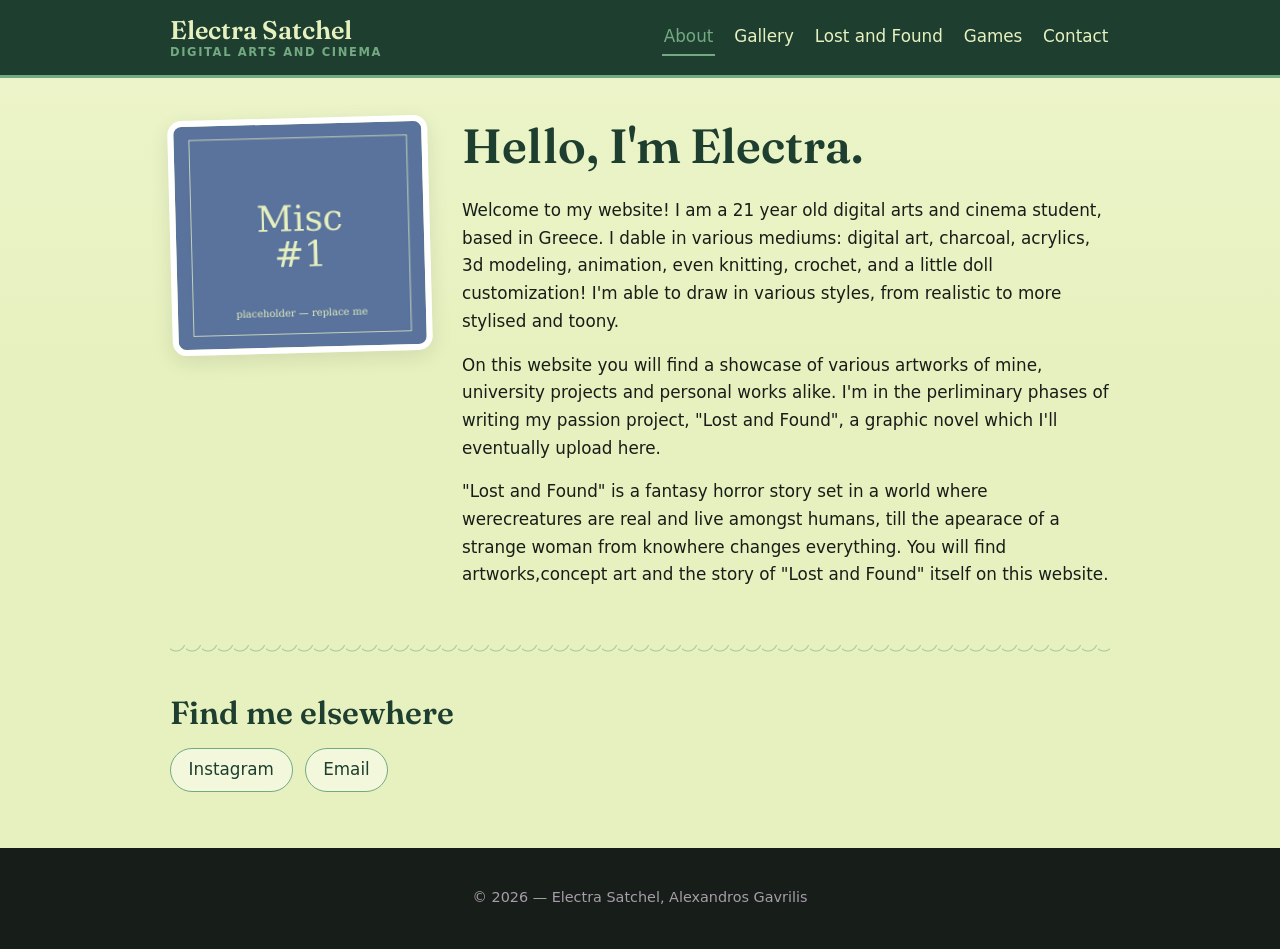
<file: index.html>
<!DOCTYPE html>

<html lang="en">
<head>
  <meta charset="UTF-8">
  <meta name="viewport" content="width=device-width, initial-scale=1.0">
  <title>Electra Satchel — About</title>

  <!-- Fonts n Fraunces for headings.Falls back to a serif
       if offline, so the site still works fine without internet. -->
  <link rel="preconnect" href="https://fonts.googleapis.com">
  <link rel="preconnect" href="https://fonts.gstatic.com" crossorigin>
  <link href="https://fonts.googleapis.com/css2?family=Fraunces:opsz,wght@9..144,500;9..144,600&display=swap" rel="stylesheet">

  <link rel="stylesheet" href="css/style.css">
</head>
<body>

  <!--  SHARED HEADER (repeat on every page) -->
  <header class="site-header">
    <div class="container">
      <a class="site-title" href="index.html">
        Electra&nbsp;Satchel
        <span class="site-subtitle">DIGITAL ARTS AND CINEMA</span>
      </a>
      <nav class="site-nav" aria-label="Main">
        <!-- The current page's link gets class="active" + aria-current -->
        <a href="index.html" class="active" aria-current="page">About</a>
        <a href="gallery.html">Gallery</a>
        <a href="lost-and-found.html">Lost&nbsp;and&nbsp;Found</a>
        <a href="games.html">Games</a>
        <a href="contact.html">Contact</a>
      </nav>
    </div>
  </header>


  <!-- page contents uwu-->
  <main>
    <div class="container">

      <!-- INTRO: portrait + bio. -->
      <section class="about-intro">

        <!-- todo: Swap this image for a real photo of you uwu -->
        <img class="about-portrait"
             src="images/misc/demo-misc-1.jpg"
             alt="portrait go here uwu">

       
        <div class="about-bio">
          <h1>Hello, I'm Electra.</h1>
          <p>
          Welcome to my website! I am a 21 year old digital arts and cinema student, based in Greece. I dable in various mediums: digital art, charcoal, acrylics, 3d modeling, animation, even knitting, crochet, and a little doll customization! I'm able to draw in various styles, from realistic to more stylised and toony.
          </p>
          <p>
            On this website you will find a showcase of various artworks of mine, university projects and personal works alike. I'm in the perliminary phases of writing my passion project, "Lost and Found", a graphic novel which I'll eventually upload here.
          </p>
          <p>
            "Lost and Found" is a fantasy horror story set in a world where werecreatures are real and live amongst humans, till the apearace of a strange woman from knowhere changes everything. You will find artworks,concept art and the story of "Lost and Found" itself on this website.
          </p>
        </div>
      </section>

      <hr class="squiggle">

      
      <section class="about-links">
        <h2>Find me elsewhere</h2>
        <ul>
          <li><a href="instagram.com/electralepou" target="_blank" rel="noopener">Instagram</a></li>
          <li><a href="mailto:electrasatchel@gmail.com">Email</a></li>
          
        </ul>
      </section>

    </div>
  </main>


  <!-- footer -->
  <footer class="site-footer">
    <p>&copy; 2026 &mdash; Electra Satchel, Alexandros Gavrilis</p>
  </footer>

</body>
</html>
</file>
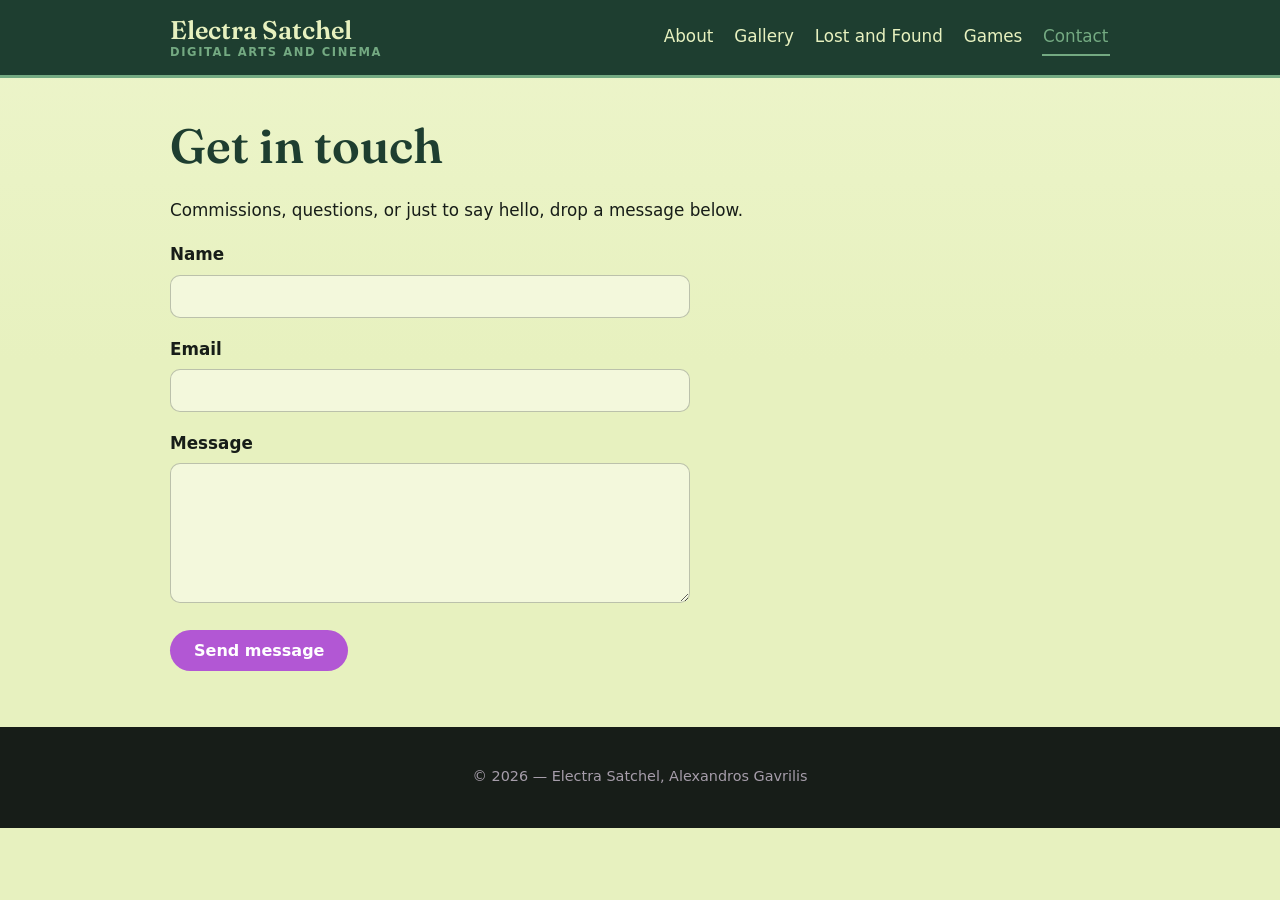
<file: contact.html>
<!DOCTYPE html>

<html lang="en">
<head>
  <meta charset="UTF-8">
  <meta name="viewport" content="width=device-width, initial-scale=1.0">
  <title>Contact</title>

  <link rel="preconnect" href="https://fonts.googleapis.com">
  <link rel="preconnect" href="https://fonts.gstatic.com" crossorigin>
  <link href="https://fonts.googleapis.com/css2?family=Fraunces:opsz,wght@9..144,500;9..144,600&display=swap" rel="stylesheet">

  <link rel="stylesheet" href="css/style.css">
</head>
<body>

  <!-- ===== SHARED HEADER (repeat on every page) ===== -->
  <header class="site-header">
    <div class="container">
      <a class="site-title" href="index.html">
        Electra&nbsp;Satchel
        <span class="site-subtitle">Digital Arts and Cinema</span>
      </a>
      <nav class="site-nav" aria-label="Main">
        <a href="index.html">About</a>
        <a href="gallery.html">Gallery</a>
        <a href="lost-and-found.html">Lost&nbsp;and&nbsp;Found</a>
        <a href="games.html">Games</a>
        <a href="contact.html" class="active" aria-current="page">Contact</a>
      </nav>
    </div>
  </header>



  <main>
    <div class="container">

      <h1>Get in touch</h1>
      <p>Commissions, questions, or just to say hello, drop a message below.</p>

      <!--TODO:Need to replace with an endpoint before pushing-->
      <form class="contact-form"
            action="REPLACE_WITH_YOUR_FORM_ENDPOINT"
            method="POST">

        <div>
          <label for="name">Name</label>
          <input type="text" id="name" name="name" required>
        </div>

        <div>
          <label for="email">Email</label>
          <input type="email" id="email" name="email" required>
        </div>

        <div>
          <label for="message">Message</label>
          <textarea id="message" name="message" required></textarea>
        </div>

        <div>
          <button type="submit" class="button">Send message</button>
        </div>
      </form>

    </div>
  </main>


 
  <footer class="site-footer">
    <p>© 2026 — Electra Satchel, Alexandros Gavrilis</p>
  </footer>

</body>
</html>
</file>
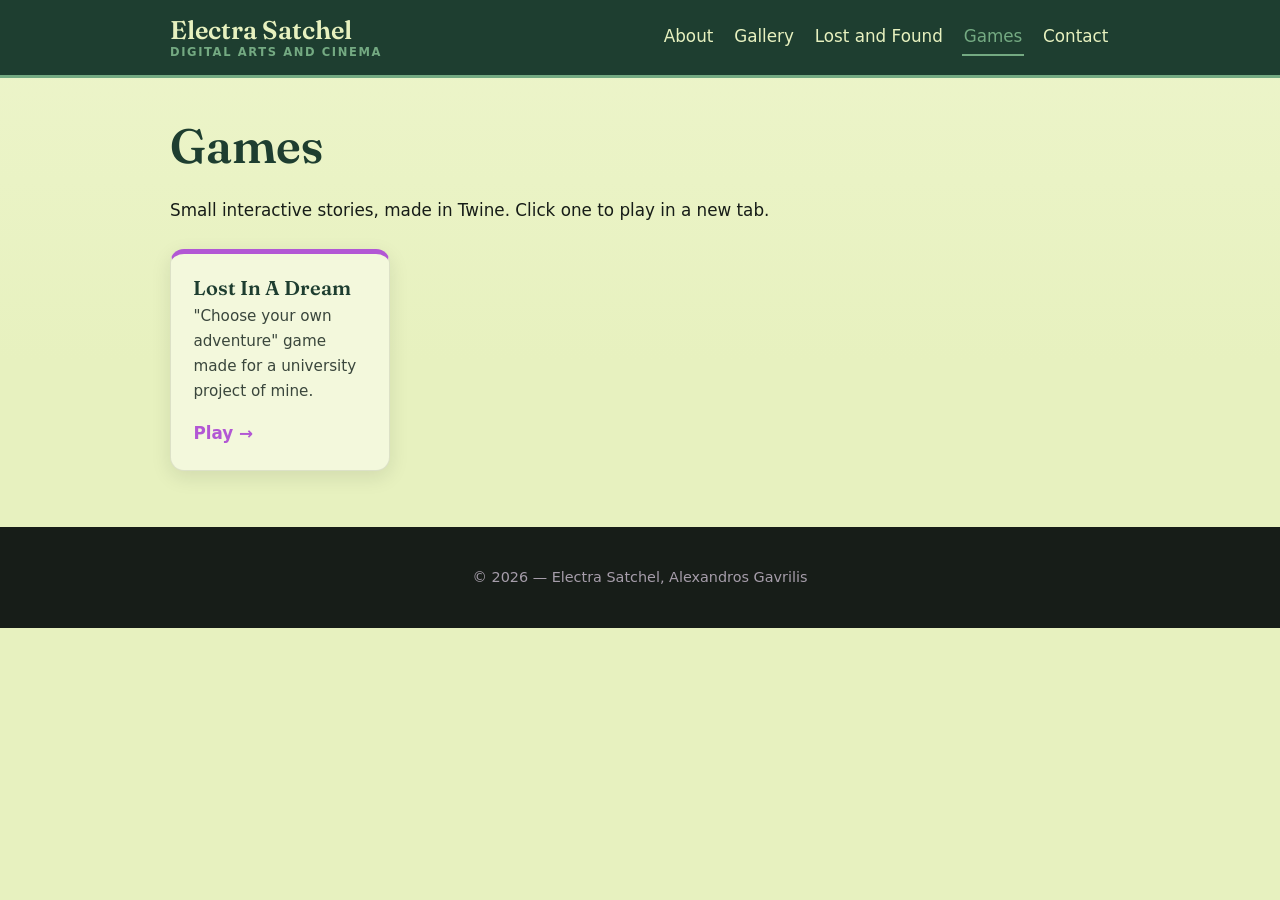
<file: games.html>
<!DOCTYPE html>
<!-- If ya read this ellie, each game should be a single self-contained Twine/Harlowe HTML file 
some Twine games try to autoplay sound. Browsers block audio
     until the visitor interacts with the page. --->
<html lang="en">
<head>
  <meta charset="UTF-8">
  <meta name="viewport" content="width=device-width, initial-scale=1.0">
  <title>(Twine) Games</title>

  <link rel="preconnect" href="https://fonts.googleapis.com">
  <link rel="preconnect" href="https://fonts.gstatic.com" crossorigin>
  <link href="https://fonts.googleapis.com/css2?family=Fraunces:opsz,wght@9..144,500;9..144,600&display=swap" rel="stylesheet">

  <link rel="stylesheet" href="css/style.css">
</head>
<body>

  <!-- ===== SHARED HEADER (repeat on every page) ===== -->
  <header class="site-header">
    <div class="container">
      <a class="site-title" href="index.html">
        Electra&nbsp;Satchel
        <span class="site-subtitle">Digital Arts and Cinema</span>
      </a>
      <nav class="site-nav" aria-label="Main">
        <a href="index.html">About</a>
        <a href="gallery.html">Gallery</a>
        <a href="lost-and-found.html">Lost&nbsp;and&nbsp;Found</a>
        <a href="games.html" class="active" aria-current="page">Games</a>
        <a href="contact.html">Contact</a>
      </nav>
    </div>
  </header>



  <main>
    <div class="container">

      <h1>Games</h1>
      <p>Small interactive stories, made in Twine. Click one to play in a new tab.</p>

      <div class="games-grid">

        <a class="game-card" href="games/example-game-1.html" target="_blank" rel="noopener">
          <h3>Lost In A Dream</h3>
          <p>"Choose your own adventure" game made for a university project of mine.</p>
          <span class="play-tag">Play &rarr;</span>
        </a>

        <!--<a class="game-card" href="games/example-game-2.html" target="_blank" rel="noopener">
          <h3>Game Title Two</h3>
          <p>description of what this story is about.</p>
          <span class="play-tag">Play &rarr;</span>
        </a>-->


      </div>

    </div>
  </main>

  <footer class="site-footer">
    <p>© 2026 — Electra Satchel, Alexandros Gavrilis</p>
  </footer>

</body>
</html>
</file>
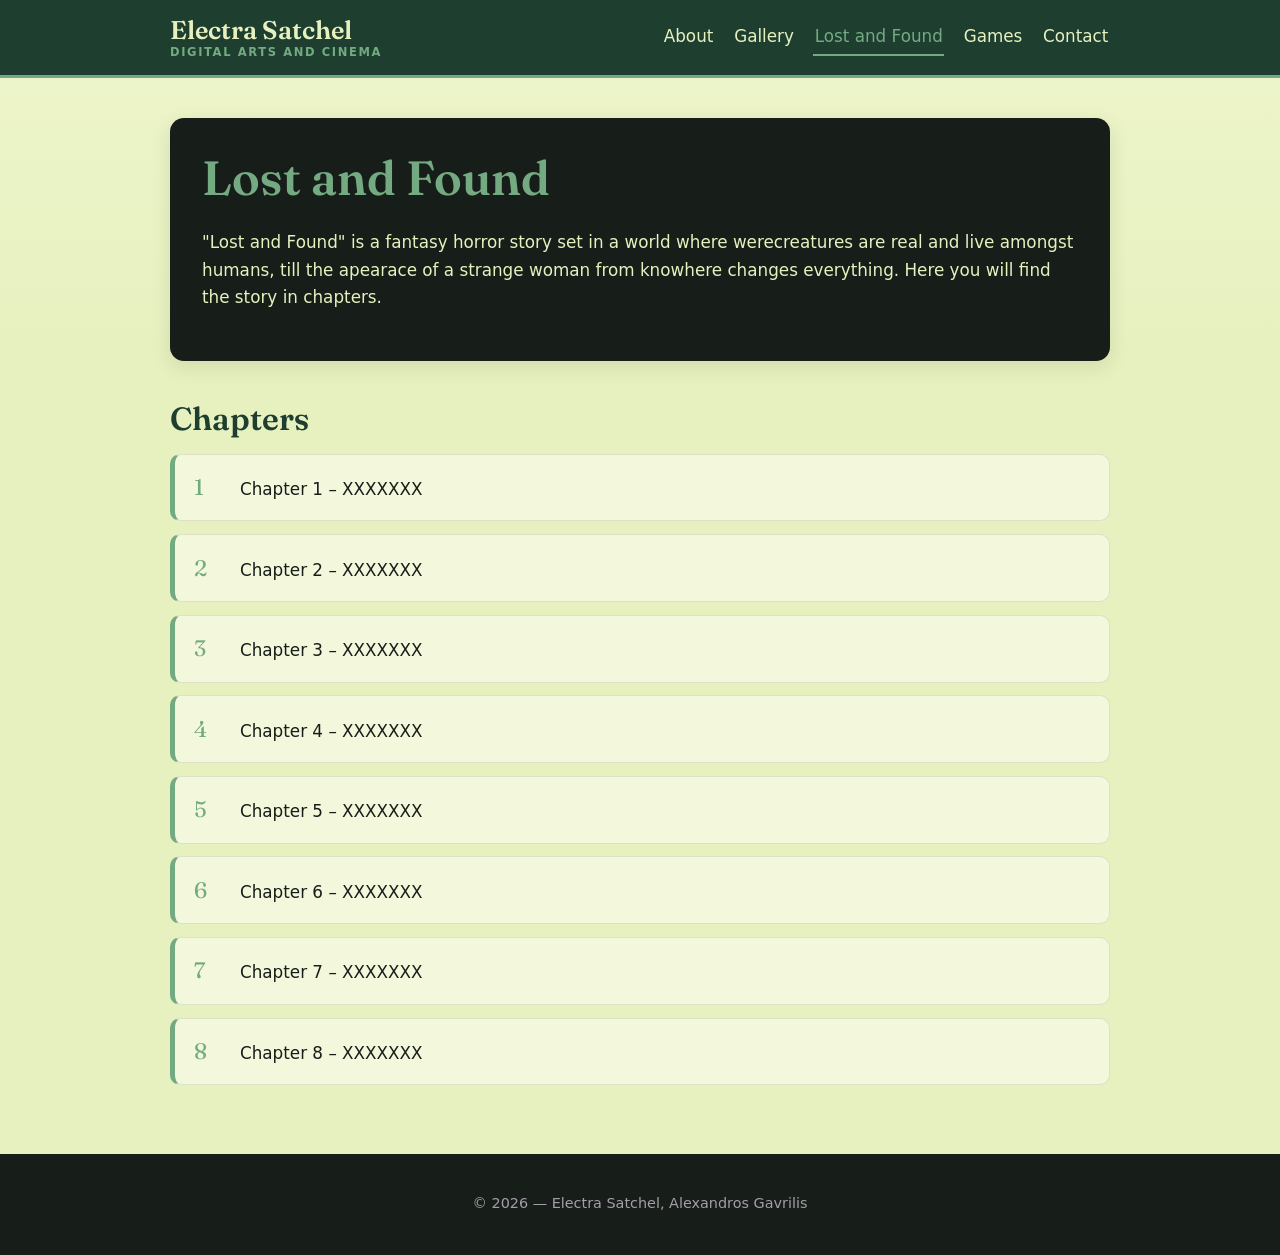
<file: lost-and-found.html>
<!DOCTYPE html>
<html lang="en">
<head>
  <meta charset="UTF-8">
  <meta name="viewport" content="width=device-width, initial-scale=1.0">
  <title>Lost and Found by Electra Satchel</title>

  <link rel="preconnect" href="https://fonts.googleapis.com">
  <link rel="preconnect" href="https://fonts.gstatic.com" crossorigin>
  <link href="https://fonts.googleapis.com/css2?family=Fraunces:opsz,wght@9..144,500;9..144,600&display=swap" rel="stylesheet">

  <link rel="stylesheet" href="css/style.css">
</head>
<body>


  <header class="site-header">
    <div class="container">
      <a class="site-title" href="index.html">
        Electra&nbsp;Satchel
        <span class="site-subtitle">Digital Arts and Cinema</span>
      </a>
      <nav class="site-nav" aria-label="Main">
        <a href="index.html">About</a>
        <a href="gallery.html">Gallery</a>
        <a href="lost-and-found.html" class="active" aria-current="page">Lost&nbsp;and&nbsp;Found</a>
        <a href="games.html">Games</a>
        <a href="contact.html">Contact</a>
      </nav>
    </div>
  </header>



  <main>
    <div class="container">

      <!-- TRAILER / INTRO. Rewrite this to introduce the story. -->
      <section class="lf-trailer">
        <h1>Lost and Found</h1>
        <p>
         "Lost and Found" is a fantasy horror story set in a world where werecreatures are real and live amongst humans, till the apearace of a strange woman from knowhere changes everything. Here you will find the story in chapters.
        </p>
      </section>

      <!-- CHAPTERS. Each link opens a PDF from the chapters/ folder.
           
        TODO: Replace XXXXXXX with the real chapter title.
              Set href to whichevers PDF's filename (e.g. chapters/chapter-1.pdf).
              target="_blank" opens the PDF in a new tab, remove it to open in
              the same tab. Add/remove <li> rows to match chapter count. -->
      <section class="lf-chapters">
        <h2>Chapters</h2>
        <ol>
          <li><a href="chapters/chapter-1.pdf" target="_blank" rel="noopener">Chapter 1 &ndash; XXXXXXX</a></li>
          <li><a href="chapters/chapter-2.pdf" target="_blank" rel="noopener">Chapter 2 &ndash; XXXXXXX</a></li>
          <li><a href="chapters/chapter-3.pdf" target="_blank" rel="noopener">Chapter 3 &ndash; XXXXXXX</a></li>
          <li><a href="chapters/chapter-4.pdf" target="_blank" rel="noopener">Chapter 4 &ndash; XXXXXXX</a></li>
          <li><a href="chapters/chapter-5.pdf" target="_blank" rel="noopener">Chapter 5 &ndash; XXXXXXX</a></li>
          <li><a href="chapters/chapter-6.pdf" target="_blank" rel="noopener">Chapter 6 &ndash; XXXXXXX</a></li>
          <li><a href="chapters/chapter-7.pdf" target="_blank" rel="noopener">Chapter 7 &ndash; XXXXXXX</a></li>
          <li><a href="chapters/chapter-8.pdf" target="_blank" rel="noopener">Chapter 8 &ndash; XXXXXXX</a></li>
        </ol>
      </section>

    </div>
  </main>



  <footer class="site-footer">
    <p>© 2026 &mdash; Electra Satchel, Alexandros Gavrilis</p>
  </footer>

</body>
</html>
</file>
<file: css/style.css>
/* ==========================================================================
   Electra Satchel — shared stylesheet
   --------------------------------------------------------------------------
   One file styles the whole site. It's organised top-to-bottom like this:

     1. Variables ....... colours, fonts, spacing (retune the site from here)
     2. Base ............ resets and page-wide defaults
     3. Layout .......... the container that centres content
     4. Header / nav .... the bar at the top of every page
     5. Footer .......... the bar at the bottom of every page
     6. Buttons & links . shared interactive bits
     7. About page
     8. Gallery + lightbox
     9. Lost and Found page
    10. Games page
    11. Contact page
    12. Small screens .. mobile tweaks live together at the bottom

   Tip: almost all colour/tuning happens in section 1. Change a variable
   there and it updates everywhere it's used.
   ========================================================================== */


/* ==========================================================================
   1. VARIABLES
   ========================================================================== */
:root {

  /* ---- The palette, named. These are the raw colours from the brief. ---- */
  --green:        #74AA82;   /* main green   */
  --near-black:   #171D18;   /* main ink     */
  --pale-yellow:  #E7F1BF;   /* main paper   */
  --purple:       #B257D4;   /* accent / buttons */
  --gold:         #A29143;
  --deep-green:   #1E3E30;
  --slate-blue:   #59739C;
  --olive:        #718C38;
  --mauve-grey:   #A69DAA;
  --bright-green: #00E332;

  /* ---- Roles. These point at the palette above. Re-point them to
          re-theme the site without hunting through the whole file. ---- */
  --bg:            var(--pale-yellow);  /* page background          */
  --surface:       #F3F8DC;             /* cards, panels (a lighter paper) */
  --ink:           var(--near-black);   /* body text                */
  --ink-soft:      #3a463c;             /* muted text               */
  --accent:        var(--green);        /* headings, rules, links   */
  --accent-deep:   var(--deep-green);   /* darker green for the header */
  --button:        var(--purple);       /* button / call-to-action  */
  --button-ink:    #ffffff;             /* text on buttons          */
  --button-hover:  #9a41bc;             /* button when hovered      */
  --focus-ring:    var(--bright-green); /* keyboard focus outline   */

  /* ---- Type. A warm serif for display, a clean sans for reading. ---- */
  --font-display: "Fraunces", Georgia, "Times New Roman", serif;
  --font-body:    system-ui, -apple-system, "Segoe UI", Roboto, Helvetica, Arial, sans-serif;

  /* ---- Spacing & shape ---- */
  --maxw:    980px;   /* content never grows wider than this */
  --pad:     1.25rem; /* default breathing room              */
  --radius:  14px;    /* rounded-corner amount               */
  --shadow:  0 6px 20px rgba(23, 29, 24, 0.10);
}


/* ==========================================================================
   2. BASE
   ========================================================================== */

*, *::before, *::after { box-sizing: border-box; }

html { scroll-behavior: smooth; }

body {
  margin: 0;
  background: var(--bg);
  color: var(--ink);
  font-family: var(--font-body);
  font-size: 1.05rem;
  line-height: 1.65;
  /* A faint warm gradient so the paper doesn't feel flat. */
  background-image: linear-gradient(180deg, #EDF5CB 0%, var(--bg) 40%);
  background-attachment: fixed;
}

img { max-width: 100%; display: block; }

h1, h2, h3 {
  font-family: var(--font-display);
  color: var(--accent-deep);
  line-height: 1.15;
  font-weight: 600;
  margin: 0 0 0.5em;
}
h1 { font-size: clamp(2rem, 5vw, 3rem); }
h2 { font-size: clamp(1.5rem, 3.5vw, 2rem); }
h3 { font-size: 1.25rem; }

a { color: var(--accent-deep); text-decoration-color: var(--accent); }
a:hover { color: var(--button); }

/* Visible focus outline for keyboard users (accessibility floor). */
:focus-visible {
  outline: 3px solid var(--focus-ring);
  outline-offset: 2px;
  border-radius: 4px;
}


/* ==========================================================================
   3. LAYOUT
   ========================================================================== */

/* Centres content and gives it side padding. Wrap page content in this. */
.container {
  width: 100%;
  max-width: var(--maxw);
  margin: 0 auto;
  padding: 0 var(--pad);
}

/* Vertical rhythm for the main content area of each page. */
main { padding: 2.5rem 0 3.5rem; }

/* A soft card panel used in a few places. */
.panel {
  background: var(--surface);
  border: 1px solid rgba(23, 29, 24, 0.08);
  border-radius: var(--radius);
  box-shadow: var(--shadow);
  padding: 1.5rem;
}


/* ==========================================================================
   4. HEADER / NAV   (this block is repeated in every page's HTML)
   ========================================================================== */

.site-header {
  background: var(--accent-deep);
  color: var(--pale-yellow);
  border-bottom: 3px solid var(--green);
}

/* Inner wrapper keeps header content aligned with page content. */
.site-header .container {
  display: flex;
  flex-wrap: wrap;
  align-items: center;
  justify-content: space-between;
  gap: 0.75rem 1.5rem;
  padding-top: 1rem;
  padding-bottom: 1rem;
}

/* The name / logo (top left). */
.site-title {
  font-family: var(--font-display);
  font-size: 1.6rem;
  font-weight: 600;
  color: var(--pale-yellow);
  text-decoration: none;
  line-height: 1.1;
  display: flex;
  flex-direction: column;
}
.site-title:hover { color: #fff; }
.site-subtitle {
  font-family: var(--font-body);
  font-size: 0.72rem;
  letter-spacing: 0.14em;
  text-transform: uppercase;
  color: var(--green);
  margin-top: 2px;
}

/* The links (top right). */
.site-nav {
  display: flex;
  flex-wrap: wrap;
  gap: 0.35rem 1.1rem;
}
.site-nav a {
  color: var(--pale-yellow);
  text-decoration: none;
  padding: 0.25rem 0.1rem;
  border-bottom: 2px solid transparent; /* underline grows on hover */
  transition: border-color 0.15s ease, color 0.15s ease;
}
.site-nav a:hover { color: #fff; border-bottom-color: var(--green); }

/* The link for the page you're currently on. Add class="active" to it. */
.site-nav a.active {
  color: var(--green);
  border-bottom-color: var(--green);
}


/* ==========================================================================
   5. FOOTER   (also repeated in every page's HTML)
   ========================================================================== */

.site-footer {
  background: var(--near-black);
  color: var(--mauve-grey);
  text-align: center;
  padding: 1.5rem var(--pad);
  font-size: 0.9rem;
}
.site-footer a { color: var(--green); }


/* ==========================================================================
   6. BUTTONS & SHARED LINKS
   ========================================================================== */

.button {
  display: inline-block;
  background: var(--button);
  color: var(--button-ink);
  font-family: var(--font-body);
  font-weight: 600;
  font-size: 1rem;
  text-decoration: none;
  border: none;
  border-radius: 999px;      /* pill shape — friendly, not corporate */
  padding: 0.7rem 1.5rem;
  cursor: pointer;
  transition: background 0.15s ease, transform 0.05s ease;
}
.button:hover { background: var(--button-hover); color: #fff; }
.button:active { transform: translateY(1px); }

/* A little hand-drawn-feeling divider. Use <hr class="squiggle"> if you like. */
hr.squiggle {
  border: none;
  height: 10px;
  margin: 2.5rem 0;
  background: radial-gradient(circle at 6px -3px, transparent 8px, var(--green) 9px, transparent 10px);
  background-size: 16px 16px;
  opacity: 0.6;
}


/* ==========================================================================
   7. ABOUT PAGE
   ========================================================================== */

/* Intro: portrait beside text, stacks on small screens. */
.about-intro {
  display: grid;
  grid-template-columns: 260px 1fr;
  gap: 2rem;
  align-items: start;
}
.about-portrait {
  border-radius: var(--radius);
  box-shadow: var(--shadow);
  border: 6px solid #fff;      /* white "photo mat" edge */
  transform: rotate(-1.5deg);  /* a touch wonky = handmade feel */
}
.about-bio p { margin: 0 0 1rem; }

/* Links list under the bio. */
.about-links { margin-top: 2.5rem; }
.about-links ul {
  list-style: none;
  padding: 0;
  margin: 0;
  display: flex;
  flex-wrap: wrap;
  gap: 0.75rem;
}
.about-links a {
  display: inline-block;
  background: var(--surface);
  border: 1px solid var(--green);
  border-radius: 999px;
  padding: 0.45rem 1.1rem;
  text-decoration: none;
  color: var(--accent-deep);
  transition: background 0.15s ease, color 0.15s ease;
}
.about-links a:hover { background: var(--green); color: #fff; }


/* ==========================================================================
   8. GALLERY + LIGHTBOX
   ========================================================================== */

/* Each category heading. */
.gallery-category { margin-top: 2.5rem; }
.gallery-category:first-of-type { margin-top: 1rem; }
.gallery-category > h2 {
  border-bottom: 2px solid var(--green);
  padding-bottom: 0.3rem;
}

/* The thumbnail grid. Auto-fills as many columns as fit. */
.gallery-grid {
  display: grid;
  grid-template-columns: repeat(auto-fill, minmax(180px, 1fr));
  gap: 1rem;
  margin-top: 1.2rem;
}

/* One thumbnail (a button so it's keyboard-focusable). */
.gallery-grid button {
  padding: 0;
  border: 4px solid #fff;
  border-radius: 10px;
  background: var(--surface);
  box-shadow: var(--shadow);
  cursor: pointer;
  overflow: hidden;
  aspect-ratio: 1 / 1;
  transition: transform 0.12s ease;
}
.gallery-grid button:hover { transform: scale(1.03) rotate(0.5deg); }
.gallery-grid img { width: 100%; height: 100%; object-fit: cover; }

/* Shown by the manifest script if a category has no images yet. */
.gallery-empty { color: var(--ink-soft); font-style: italic; margin-top: 1rem; }

/* ---- The lightbox overlay. Hidden until JS opens it. ---- */
.lightbox {
  position: fixed;
  inset: 0;                       /* cover the whole screen */
  background: rgba(23, 29, 24, 0.92);
  display: none;                  /* JS switches this to flex */
  align-items: center;
  justify-content: center;
  padding: 2rem;
  z-index: 1000;
}
.lightbox.open { display: flex; }

.lightbox img {
  max-width: 90vw;
  max-height: 80vh;
  border-radius: 8px;
  box-shadow: 0 10px 40px rgba(0,0,0,0.5);
}

/* Lightbox controls (prev / next / close) share a look. */
.lightbox button {
  position: absolute;
  background: rgba(231, 241, 191, 0.15);
  color: var(--pale-yellow);
  border: 1px solid rgba(231, 241, 191, 0.4);
  border-radius: 999px;
  width: 48px;
  height: 48px;
  font-size: 1.5rem;
  line-height: 1;
  cursor: pointer;
  transition: background 0.15s ease;
}
.lightbox button:hover { background: var(--purple); border-color: var(--purple); }
.lightbox .lb-prev  { left: 1.5rem;  top: 50%; transform: translateY(-50%); }
.lightbox .lb-next  { right: 1.5rem; top: 50%; transform: translateY(-50%); }
.lightbox .lb-close { top: 1.5rem;   right: 1.5rem; }

/* The little "3 / 8" counter at the bottom. */
.lightbox .lb-counter {
  position: absolute;
  bottom: 1.5rem;
  left: 50%;
  transform: translateX(-50%);
  color: var(--pale-yellow);
  font-size: 0.95rem;
  letter-spacing: 0.05em;
}


/* ==========================================================================
   9. LOST AND FOUND PAGE
   ========================================================================== */

.lf-trailer {
  background: var(--near-black);
  color: var(--pale-yellow);
  border-radius: var(--radius);
  padding: 2rem;
  box-shadow: var(--shadow);
}
.lf-trailer h1 { color: var(--green); }
.lf-trailer p  { color: var(--pale-yellow); }

/* Chapter list. Each row is a link. */
.lf-chapters { margin-top: 2.5rem; }
.lf-chapters ol {
  list-style: none;
  counter-reset: chapter;   /* we draw our own numbers */
  padding: 0;
  margin: 0;
}
.lf-chapters li { margin-bottom: 0.8rem; }
.lf-chapters a {
  counter-increment: chapter;
  display: flex;
  align-items: baseline;
  gap: 0.9rem;
  background: var(--surface);
  border: 1px solid rgba(23,29,24,0.1);
  border-left: 5px solid var(--green);
  border-radius: 10px;
  padding: 0.9rem 1.2rem;
  text-decoration: none;
  color: var(--ink);
  transition: border-left-color 0.15s ease, transform 0.08s ease;
}
.lf-chapters a::before {
  content: counter(chapter);          /* the chapter number */
  font-family: var(--font-display);
  font-size: 1.4rem;
  color: var(--green);
  min-width: 1.4em;
}
.lf-chapters a:hover {
  border-left-color: var(--purple);
  transform: translateX(3px);
}


/* ==========================================================================
   10. GAMES PAGE
   ========================================================================== */

.games-grid {
  display: grid;
  grid-template-columns: repeat(auto-fill, minmax(220px, 1fr));
  gap: 1.25rem;
  margin-top: 1.5rem;
}

/* Each game is a card that is itself a link. */
.game-card {
  display: flex;
  flex-direction: column;
  background: var(--surface);
  border: 1px solid rgba(23,29,24,0.1);
  border-radius: var(--radius);
  box-shadow: var(--shadow);
  padding: 1.4rem;
  text-decoration: none;
  color: var(--ink);
  transition: transform 0.12s ease, border-color 0.15s ease;
  border-top: 5px solid var(--purple);
}
.game-card:hover { transform: translateY(-4px); border-top-color: var(--green); }
.game-card h3 { color: var(--accent-deep); margin-bottom: 0.3rem; }
.game-card p  { margin: 0; color: var(--ink-soft); font-size: 0.95rem; }
.game-card .play-tag {
  margin-top: auto;
  padding-top: 1rem;
  font-weight: 600;
  color: var(--button);
}


/* ==========================================================================
   11. CONTACT PAGE
   ========================================================================== */

.contact-form {
  max-width: 520px;
  display: flex;
  flex-direction: column;
  gap: 1.1rem;
}
.contact-form label {
  font-weight: 600;
  display: block;
  margin-bottom: 0.35rem;
}
.contact-form input,
.contact-form textarea {
  width: 100%;
  font-family: inherit;
  font-size: 1rem;
  color: var(--ink);
  background: var(--surface);
  border: 1px solid rgba(23,29,24,0.25);
  border-radius: 10px;
  padding: 0.7rem 0.85rem;
}
.contact-form input:focus,
.contact-form textarea:focus {
  border-color: var(--green);
  outline: none;
  box-shadow: 0 0 0 3px rgba(116,170,130,0.35);
}
.contact-form textarea { resize: vertical; min-height: 140px; }


/* ==========================================================================
   12. SMALL SCREENS
   ========================================================================== */

@media (max-width: 640px) {

  /* Stack the About intro (portrait on top). */
  .about-intro { grid-template-columns: 1fr; }
  .about-portrait { max-width: 240px; margin: 0 auto; }

  /* Give the lightbox arrows a bit more room from the edges. */
  .lightbox .lb-prev  { left: 0.5rem; }
  .lightbox .lb-next  { right: 0.5rem; }
}

/* Respect people who prefer less motion. */
@media (prefers-reduced-motion: reduce) {
  * { scroll-behavior: auto !important; transition: none !important; }
}
</file>
